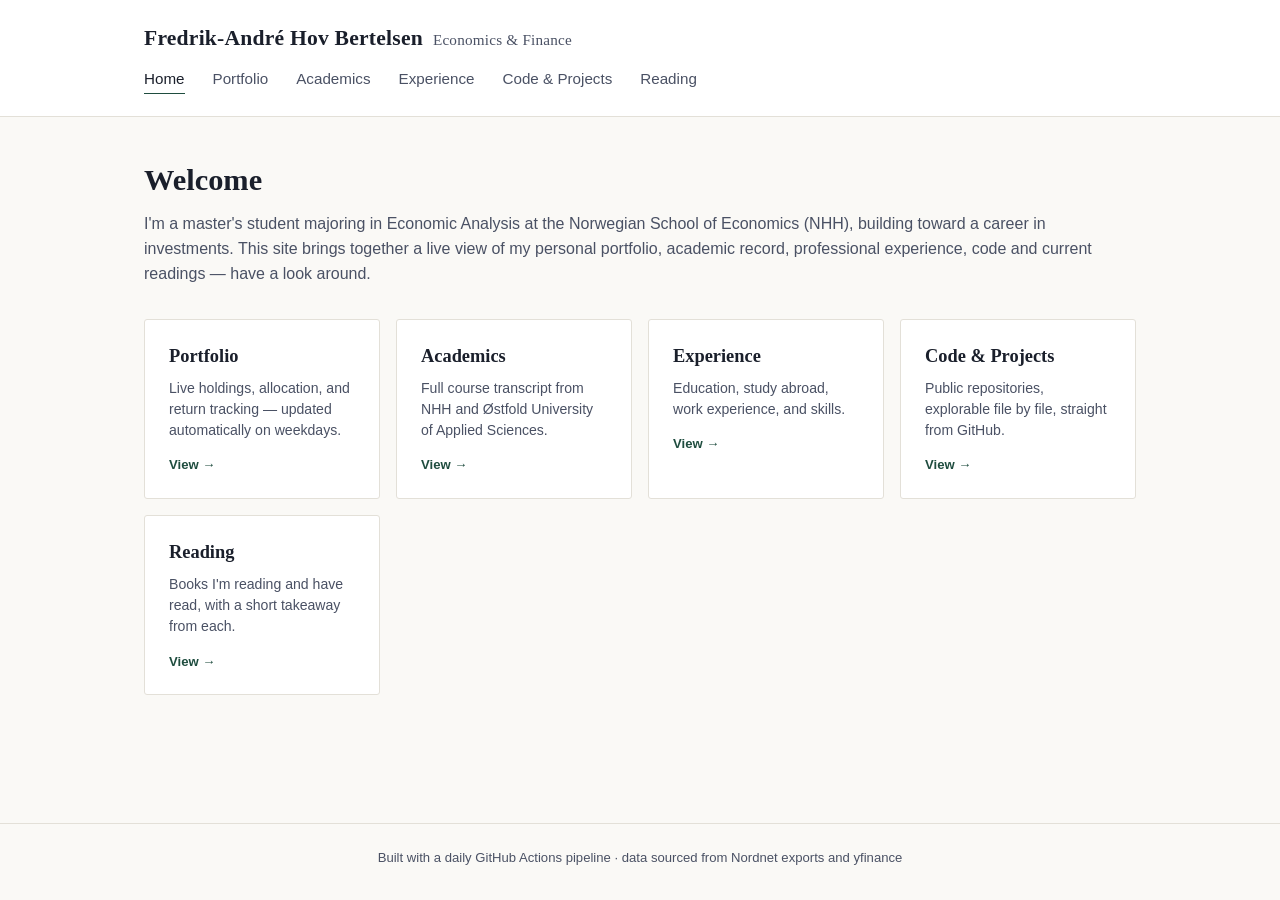
<file: docs/index.html>
<!DOCTYPE html>
<html lang="en">
<head>
<meta charset="UTF-8">
<meta name="viewport" content="width=device-width, initial-scale=1.0">
<title>Fredrik-André Hov Bertelsen</title>
<link rel="stylesheet" href="style.css">
</head>
<body>
<header class="site-header">
  <div class="inner">
    <a class="site-title" href="index.html">Fredrik-André Hov Bertelsen<span>Economics &amp; Finance</span></a>
    <nav class="site-nav">
      <a href="index.html" class="active">Home</a>
      <a href="portfolio.html">Portfolio</a>
      <a href="academics.html">Academics</a>
      <a href="experience.html">Experience</a>
      <a href="projects.html">Code &amp; Projects</a>
      <a href="reading.html">Reading</a>
    </nav>
  </div>
</header>

<main>
  <h1>Welcome</h1>
  <p class="subtitle">I'm a master's student majoring in Economic Analysis at the Norwegian School of Economics (NHH),
    building toward a career in investments. This site brings together a live view of my personal
    portfolio, academic record, professional experience, code and current readings — have a look around.</p>

  <div class="nav-cards">
    <a class="nav-card" href="portfolio.html">
      <div class="nav-card-title">Portfolio</div>
      <div class="nav-card-desc">Live holdings, allocation, and return tracking — updated automatically on weekdays.</div>
      <div class="nav-card-arrow">View →</div>
    </a>
    <a class="nav-card" href="academics.html">
      <div class="nav-card-title">Academics</div>
      <div class="nav-card-desc">Full course transcript from NHH and Østfold University of Applied Sciences.</div>
      <div class="nav-card-arrow">View →</div>
    </a>
    <a class="nav-card" href="experience.html">
      <div class="nav-card-title">Experience</div>
      <div class="nav-card-desc">Education, study abroad, work experience, and skills.</div>
      <div class="nav-card-arrow">View →</div>
    </a>
    <a class="nav-card" href="projects.html">
      <div class="nav-card-title">Code &amp; Projects</div>
      <div class="nav-card-desc">Public repositories, explorable file by file, straight from GitHub.</div>
      <div class="nav-card-arrow">View →</div>
    </a>
    <a class="nav-card" href="reading.html">
      <div class="nav-card-title">Reading</div>
      <div class="nav-card-desc">Books I'm reading and have read, with a short takeaway from each.</div>
      <div class="nav-card-arrow">View →</div>
    </a>
  </div>
</main>

<footer>Built with a daily GitHub Actions pipeline · data sourced from Nordnet exports and yfinance</footer>

</body>
</html>
</file>
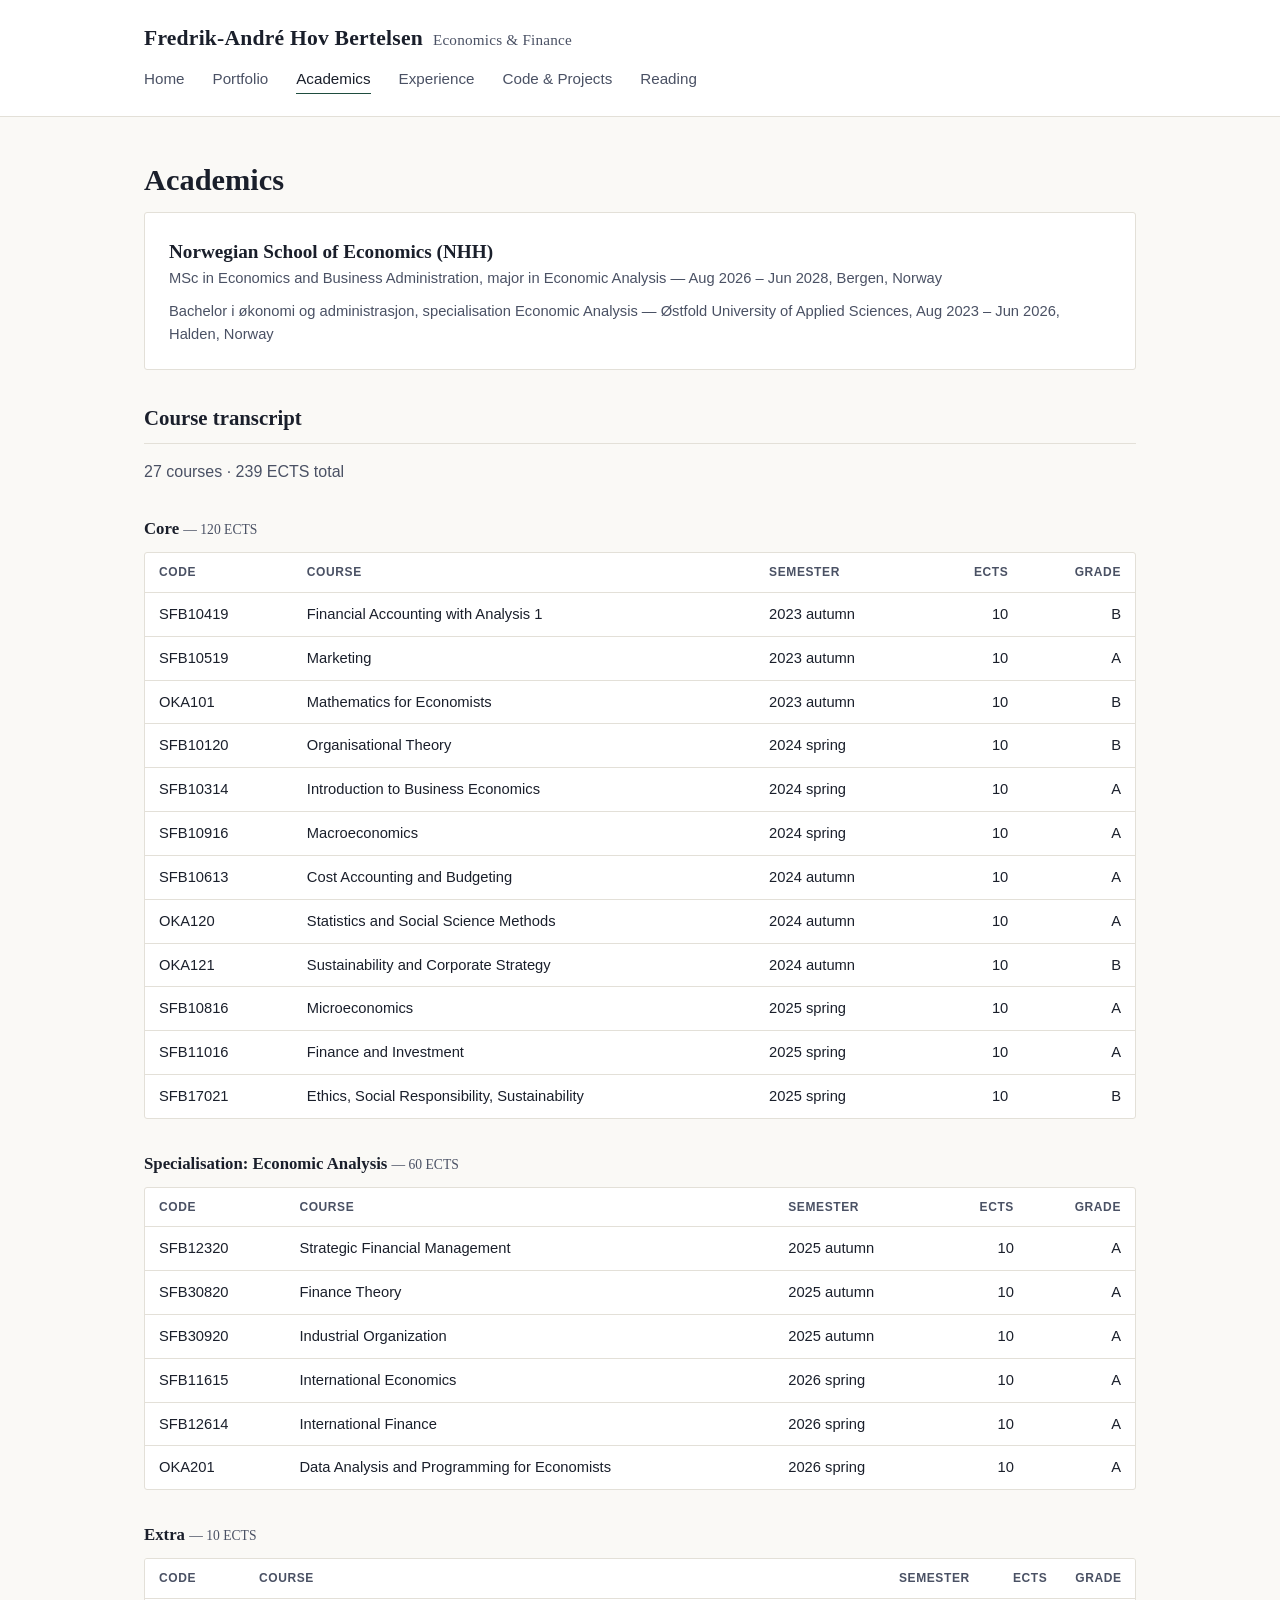
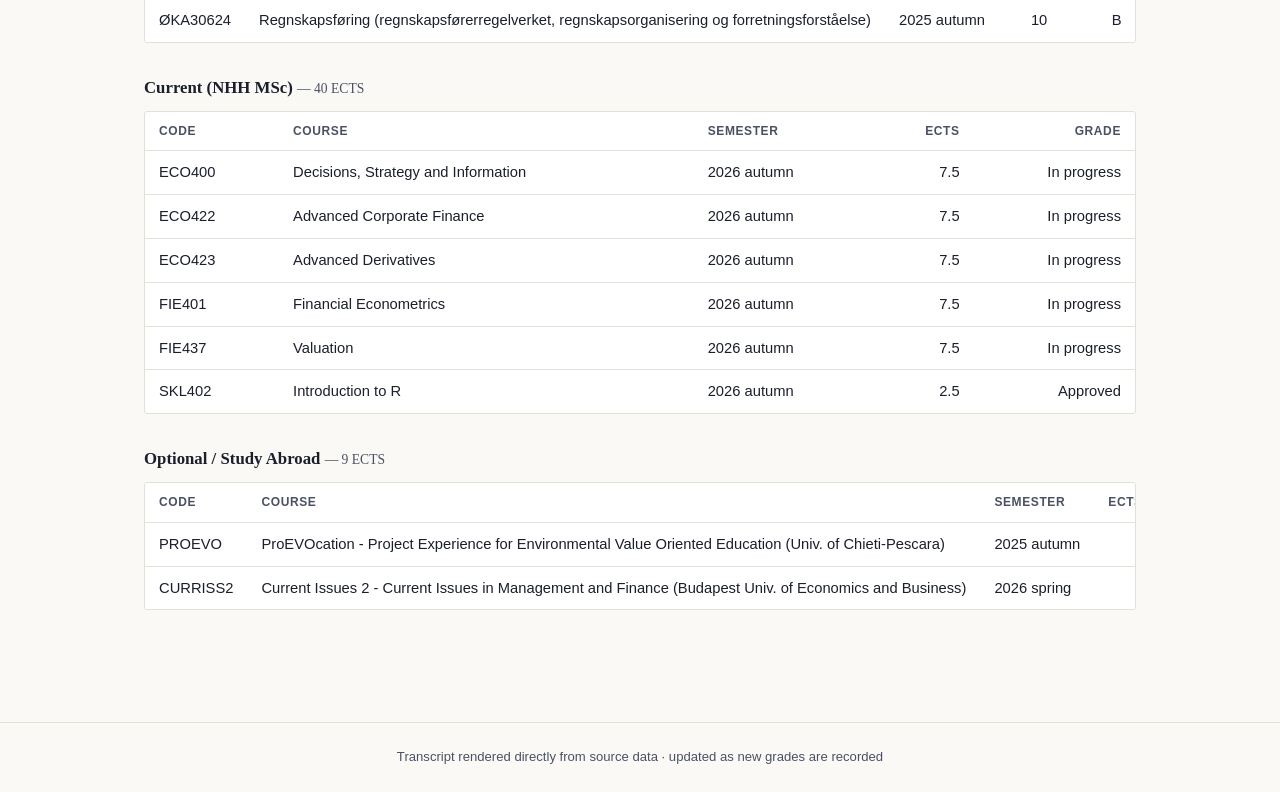
<file: docs/academics.html>
<!DOCTYPE html>
<html lang="en">
<head>
<meta charset="UTF-8">
<meta name="viewport" content="width=device-width, initial-scale=1.0">
<title>Academics — Fredrik-André Hov Bertelsen</title>
<link rel="stylesheet" href="style.css">
</head>
<body>
<header class="site-header">
  <div class="inner">
    <a class="site-title" href="index.html">Fredrik-André Hov Bertelsen<span>Economics &amp; Finance</span></a>
    <nav class="site-nav">
      <a href="index.html">Home</a>
      <a href="portfolio.html">Portfolio</a>
      <a href="academics.html" class="active">Academics</a>
      <a href="experience.html">Experience</a>
      <a href="projects.html">Code &amp; Projects</a>
      <a href="reading.html">Reading</a>
    </nav>
  </div>
</header>

<main>
  <h1>Academics</h1>

  <div class="degree-header card" style="margin-bottom:32px;">
    <div class="school">Norwegian School of Economics (NHH)</div>
    <div class="detail">MSc in Economics and Business Administration, major in Economic Analysis — Aug 2026 – Jun 2028, Bergen, Norway</div>
    <div class="detail" style="margin-top:10px;">Bachelor i økonomi og administrasjon, specialisation Economic Analysis — Østfold University of Applied Sciences, Aug 2023 – Jun 2026, Halden, Norway</div>
  </div>

  <h2>Course transcript</h2>
  <p class="subtitle" id="total-ects"></p>
  <div id="course-groups"></div>

</main>

<footer>Transcript rendered directly from source data · updated as new grades are recorded</footer>

<script src="script.js"></script>
<script>renderAcademicsPage();</script>
</body>
</html>
</file>
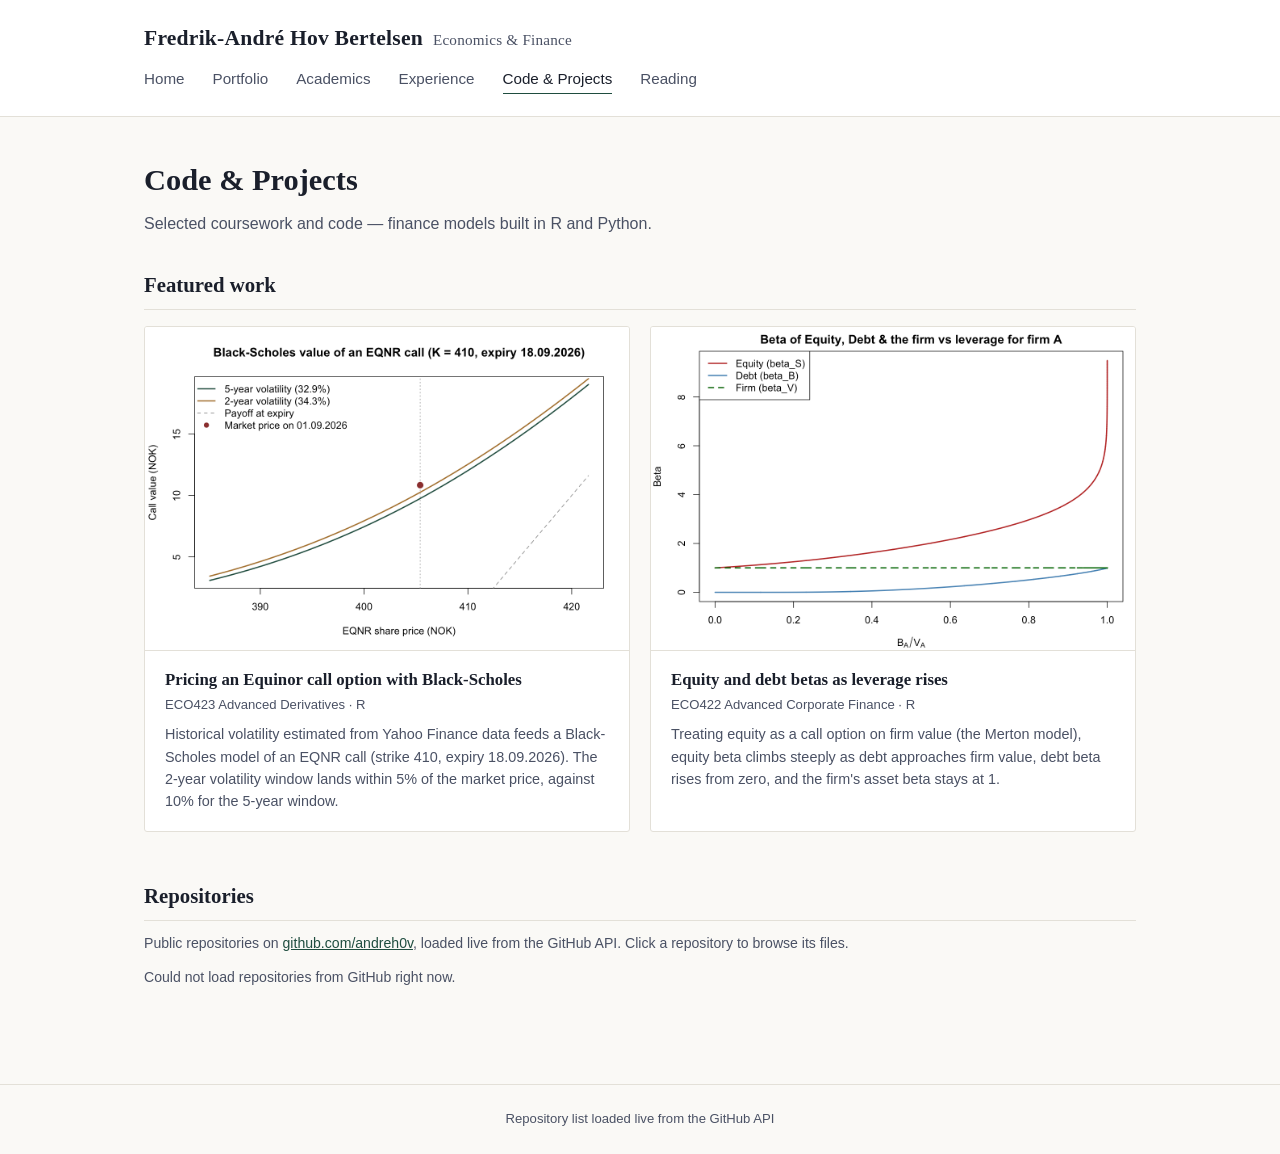
<file: docs/projects.html>
<!DOCTYPE html>
<html lang="en">
<head>
<meta charset="UTF-8">
<meta name="viewport" content="width=device-width, initial-scale=1.0">
<title>Code &amp; Projects — Fredrik-André Hov Bertelsen</title>
<link rel="stylesheet" href="style.css">
</head>
<body>
<header class="site-header">
  <div class="inner">
    <a class="site-title" href="index.html">Fredrik-André Hov Bertelsen<span>Economics &amp; Finance</span></a>
    <nav class="site-nav">
      <a href="index.html">Home</a>
      <a href="portfolio.html">Portfolio</a>
      <a href="academics.html">Academics</a>
      <a href="experience.html">Experience</a>
      <a href="projects.html" class="active">Code &amp; Projects</a>
      <a href="reading.html">Reading</a>
    </nav>
  </div>
</header>

<main>
  <h1>Code &amp; Projects</h1>
  <p class="subtitle">Selected coursework and code — finance models built in R and Python.</p>
  <h2>Featured work</h2>
  <div class="featured">
    <figure class="feature-card">
      <a href="img/eco423-black-scholes-eqnr.png" target="_blank" rel="noopener"><img src="img/eco423-black-scholes-eqnr.png" alt="Black-Scholes value of an EQNR call option against the share price, under 5-year and 2-year historical volatility, with the market price marked"></a>
      <figcaption>
        <div class="feature-title">Pricing an Equinor call option with Black-Scholes</div>
        <div class="meta">ECO423 Advanced Derivatives · R</div>
        <p>Historical volatility estimated from Yahoo Finance data feeds a Black-Scholes model of an EQNR call (strike 410, expiry 18.09.2026). The 2-year volatility window lands within 5% of the market price, against 10% for the 5-year window.</p>
      </figcaption>
    </figure>
    <figure class="feature-card">
      <a href="img/eco422-beta-vs-leverage.png" target="_blank" rel="noopener"><img src="img/eco422-beta-vs-leverage.png" alt="Equity, debt and firm beta plotted against leverage under the Merton model"></a>
      <figcaption>
        <div class="feature-title">Equity and debt betas as leverage rises</div>
        <div class="meta">ECO422 Advanced Corporate Finance · R</div>
        <p>Treating equity as a call option on firm value (the Merton model), equity beta climbs steeply as debt approaches firm value, debt beta rises from zero, and the firm's asset beta stays at 1.</p>
      </figcaption>
    </figure>
  </div>

  <h2>Repositories</h2>
  <p class="section-note">Public repositories on <a href="https://github.com/andreh0v" target="_blank" rel="noopener">github.com/andreh0v</a>, loaded live from the GitHub API. Click a repository to browse its files.</p>
  <div id="repo-list"></div>
</main>

<footer>Repository list loaded live from the GitHub API</footer>

<script src="script.js"></script>
<script>renderProjectsPage();</script>
</body>
</html>
</file>
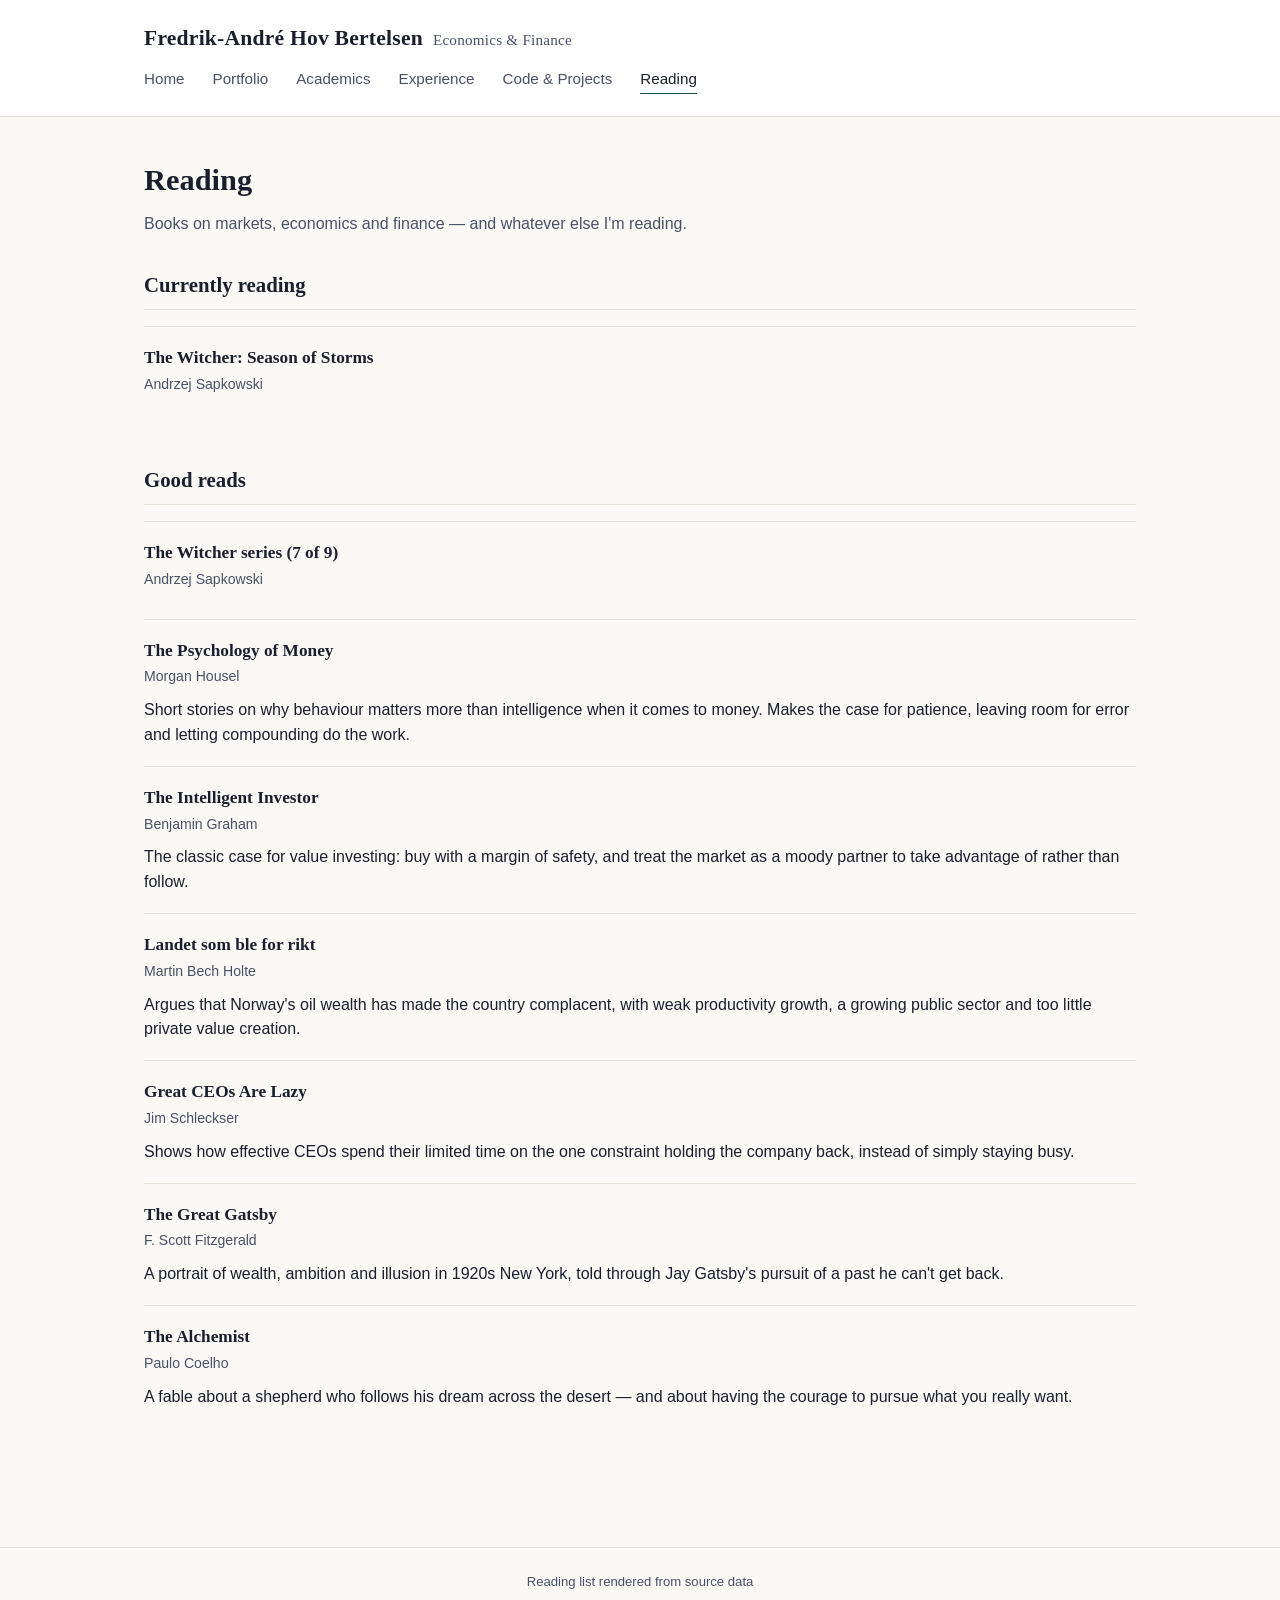
<file: docs/reading.html>
<!DOCTYPE html>
<html lang="en">
<head>
<meta charset="UTF-8">
<meta name="viewport" content="width=device-width, initial-scale=1.0">
<title>Great reads — Fredrik-André Hov Bertelsen</title>
<link rel="stylesheet" href="style.css">
</head>
<body>
<header class="site-header">
  <div class="inner">
    <a class="site-title" href="index.html">Fredrik-André Hov Bertelsen<span>Economics &amp; Finance</span></a>
    <nav class="site-nav">
      <a href="index.html">Home</a>
      <a href="portfolio.html">Portfolio</a>
      <a href="academics.html">Academics</a>
      <a href="experience.html">Experience</a>
      <a href="projects.html">Code &amp; Projects</a>
      <a href="reading.html" class="active">Reading</a>
    </nav>
  </div>
</header>

<main>
  <h1>Reading</h1>
  <p class="subtitle">Books on markets, economics and finance — and whatever else I'm reading.</p>
  <div id="reading-root"></div>
</main>

<footer>Reading list rendered from source data</footer>

<script src="script.js"></script>
<script>renderReadingPage();</script>
</body>
</html>
</file>
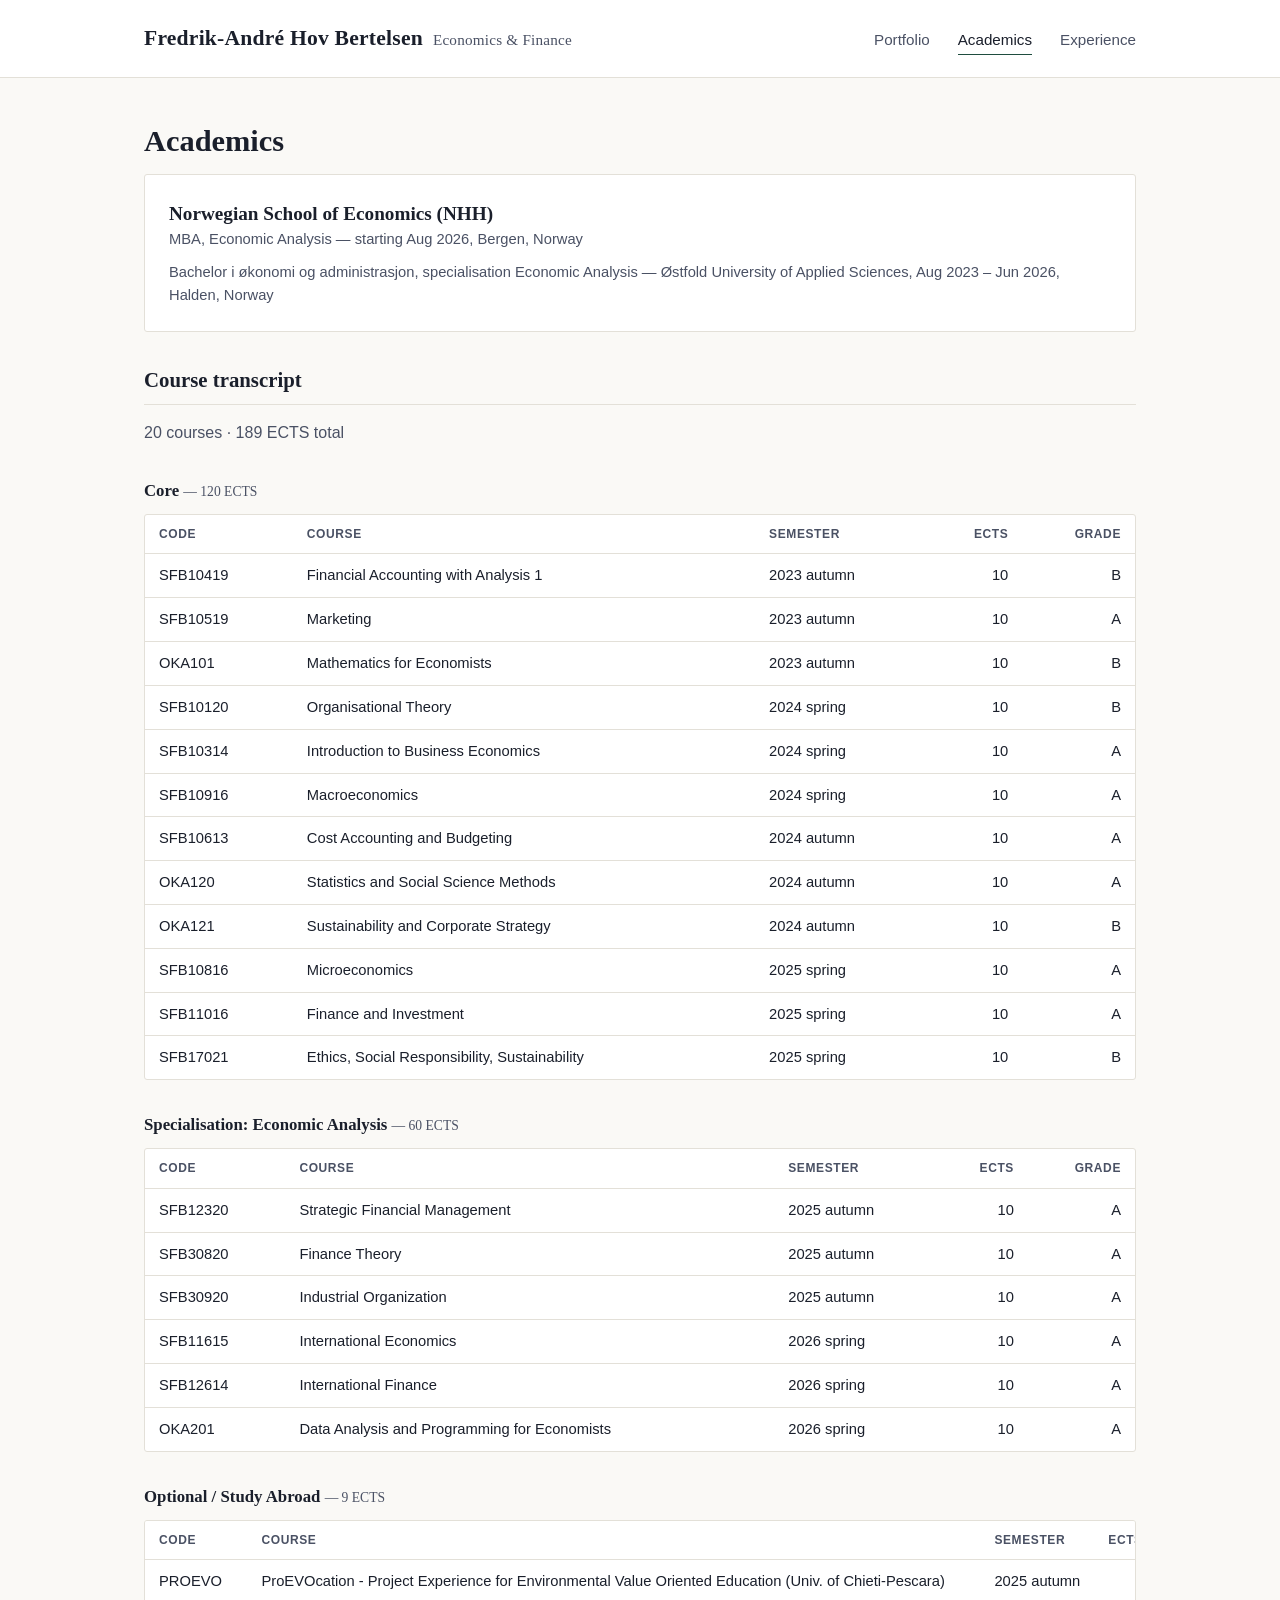
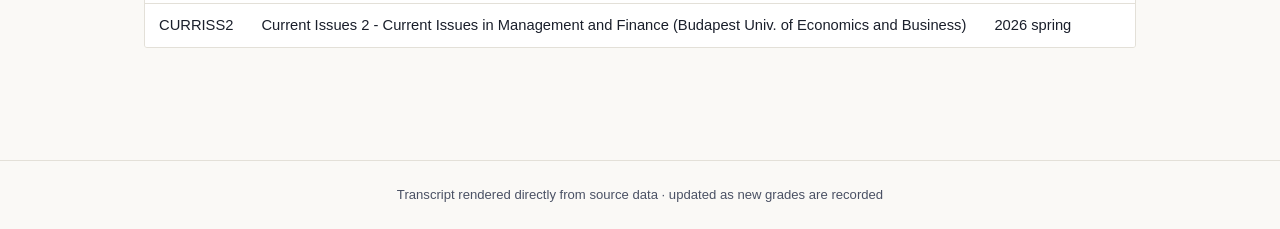
<file: site/academics.html>
<!DOCTYPE html>
<html lang="en">
<head>
<meta charset="UTF-8">
<meta name="viewport" content="width=device-width, initial-scale=1.0">
<title>Academics — Fredrik-André Hov Bertelsen</title>
<link rel="stylesheet" href="style.css">
</head>
<body>
<header class="site-header">
  <div class="inner">
    <a class="site-title" href="index.html">Fredrik-André Hov Bertelsen<span>Economics &amp; Finance</span></a>
    <nav class="site-nav">
      <a href="index.html">Portfolio</a>
      <a href="academics.html" class="active">Academics</a>
      <a href="experience.html">Experience</a>
    </nav>
  </div>
</header>

<main>
  <h1>Academics</h1>

  <div class="degree-header card" style="margin-bottom:32px;">
    <div class="school">Norwegian School of Economics (NHH)</div>
    <div class="detail">MBA, Economic Analysis — starting Aug 2026, Bergen, Norway</div>
    <div class="detail" style="margin-top:10px;">Bachelor i økonomi og administrasjon, specialisation Economic Analysis — Østfold University of Applied Sciences, Aug 2023 – Jun 2026, Halden, Norway</div>
  </div>

  <h2>Course transcript</h2>
  <p class="subtitle" id="total-ects"></p>
  <div id="course-groups"></div>

</main>

<footer>Transcript rendered directly from source data · updated as new grades are recorded</footer>

<script src="script.js"></script>
<script>renderAcademicsPage();</script>
</body>
</html>
</file>
<file: docs/style.css>
:root {
  --ink: #1a1f2b;
  --ink-soft: #4a5164;
  --paper: #faf9f6;
  --paper-raised: #ffffff;
  --line: #e3e0d8;
  --accent: #1f4d3f;
  --accent-soft: #dce8e2;
  --gain: #1f4d3f;
  --loss: #8a2e2e;
  --flag: #a3702c;
  --serif: "Iowan Old Style", "Palatino Linotype", Palatino, Georgia, serif;
  --sans: -apple-system, BlinkMacSystemFont, "Segoe UI", Helvetica, Arial, sans-serif;
}

* { box-sizing: border-box; }

html, body {
  margin: 0;
  padding: 0;
  background: var(--paper);
  color: var(--ink);
  font-family: var(--sans);
}

body {
  font-size: 16px;
  line-height: 1.55;
}

a { color: var(--accent); }

.site-header {
  border-bottom: 1px solid var(--line);
  background: var(--paper-raised);
}

.site-header .inner {
  max-width: 1040px;
  margin: 0 auto;
  padding: 22px 24px;
  display: flex;
  align-items: baseline;
  justify-content: space-between;
  flex-wrap: wrap;
  gap: 12px;
}

.site-title {
  font-family: var(--serif);
  font-size: 1.35rem;
  font-weight: 600;
  letter-spacing: 0.01em;
  color: var(--ink);
  text-decoration: none;
}

.site-title span {
  color: var(--ink-soft);
  font-weight: 400;
  font-size: 0.95rem;
  margin-left: 10px;
}

nav.site-nav {
  display: flex;
  gap: 28px;
}

nav.site-nav a {
  color: var(--ink-soft);
  text-decoration: none;
  font-size: 0.95rem;
  padding-bottom: 2px;
  border-bottom: 1px solid transparent;
}

nav.site-nav a:hover,
nav.site-nav a.active {
  color: var(--ink);
  border-bottom-color: var(--accent);
}

main {
  max-width: 1040px;
  margin: 0 auto;
  padding: 40px 24px 80px;
}

h1 {
  font-family: var(--serif);
  font-size: 1.9rem;
  font-weight: 600;
  margin: 0 0 8px;
}

h2 {
  font-family: var(--serif);
  font-size: 1.3rem;
  font-weight: 600;
  margin: 48px 0 16px;
  padding-bottom: 8px;
  border-bottom: 1px solid var(--line);
}

h2:first-of-type { margin-top: 0; }

.subtitle {
  color: var(--ink-soft);
  font-size: 1rem;
  margin: 0 0 32px;
}

.card {
  background: var(--paper-raised);
  border: 1px solid var(--line);
  border-radius: 3px;
  padding: 24px;
}

.summary-row {
  display: grid;
  grid-template-columns: repeat(auto-fit, minmax(180px, 1fr));
  gap: 1px;
  background: var(--line);
  border: 1px solid var(--line);
  border-radius: 3px;
  overflow: hidden;
  margin-bottom: 32px;
}

.summary-cell {
  background: var(--paper-raised);
  padding: 18px 20px;
}

.summary-cell .label {
  font-size: 0.78rem;
  text-transform: uppercase;
  letter-spacing: 0.06em;
  color: var(--ink-soft);
  margin-bottom: 6px;
}

.summary-cell .value {
  font-family: var(--serif);
  font-size: 1.5rem;
  font-weight: 600;
}

.value.gain { color: var(--gain); }
.value.loss { color: var(--loss); }

.chart-wrap {
  background: var(--paper-raised);
  border: 1px solid var(--line);
  border-radius: 3px;
  padding: 24px;
  margin-bottom: 32px;
}

.chart-wrap canvas { max-height: 340px; }

.chart-grid {
  display: grid;
  grid-template-columns: 1.4fr 1fr;
  gap: 24px;
  align-items: start;
}

@media (max-width: 760px) {
  .chart-grid { grid-template-columns: 1fr; }
}

table {
  width: 100%;
  border-collapse: collapse;
  font-size: 0.92rem;
}

th, td {
  text-align: left;
  padding: 10px 14px;
  border-bottom: 1px solid var(--line);
  white-space: nowrap;
}

th {
  font-size: 0.75rem;
  text-transform: uppercase;
  letter-spacing: 0.05em;
  color: var(--ink-soft);
  font-weight: 600;
}

td.num, th.num { text-align: right; font-variant-numeric: tabular-nums; }

tr:last-child td { border-bottom: none; }

.table-scroll {
  overflow-x: auto;
  background: var(--paper-raised);
  border: 1px solid var(--line);
  border-radius: 3px;
}

.badge {
  display: inline-block;
  font-size: 0.68rem;
  text-transform: uppercase;
  letter-spacing: 0.04em;
  padding: 2px 7px;
  border-radius: 10px;
  background: #efe6d3;
  color: var(--flag);
  margin-left: 8px;
  white-space: nowrap;
}

.section-note {
  color: var(--ink-soft);
  font-size: 0.88rem;
  margin: -4px 0 16px;
}

.cash-section {
  border-top: 3px double var(--line);
  padding-top: 8px;
}

.bsu-note {
  background: var(--accent-soft);
  border: 1px solid var(--line);
  border-radius: 3px;
  padding: 16px 20px;
  font-size: 0.9rem;
  color: var(--ink-soft);
  margin-top: 16px;
}

.bsu-note strong { color: var(--ink); }

/* Academics */
.category-group { margin-bottom: 32px; }

.category-title {
  font-family: var(--serif);
  font-size: 1.05rem;
  font-weight: 600;
  margin-bottom: 10px;
}

.ects-total {
  color: var(--ink-soft);
  font-size: 0.85rem;
  font-weight: 400;
}

.degree-header {
  margin-bottom: 8px;
}

.degree-header .school {
  font-family: var(--serif);
  font-size: 1.2rem;
  font-weight: 600;
}

.degree-header .detail {
  color: var(--ink-soft);
  font-size: 0.92rem;
}

/* Experience timeline */
.timeline-section { margin-bottom: 40px; }

.timeline-item {
  padding: 18px 0;
  border-top: 1px solid var(--line);
}

.timeline-item:first-child { border-top: none; }

.timeline-item .role {
  font-family: var(--serif);
  font-size: 1.08rem;
  font-weight: 600;
}

.timeline-item .meta {
  color: var(--ink-soft);
  font-size: 0.88rem;
  margin: 2px 0 10px;
}

.timeline-item ul {
  margin: 0;
  padding-left: 20px;
}

.timeline-item li { margin-bottom: 4px; }

.contact-line {
  color: var(--ink-soft);
  font-size: 0.95rem;
  margin-bottom: 40px;
}

.contact-line a { text-decoration: none; }

footer {
  border-top: 1px solid var(--line);
  padding: 24px;
  text-align: center;
  color: var(--ink-soft);
  font-size: 0.82rem;
}

/* Home page */
.nav-cards {
  display: grid;
  grid-template-columns: repeat(auto-fit, minmax(220px, 1fr));
  gap: 16px;
  margin: 32px 0 48px;
}

.nav-card {
  display: block;
  background: var(--paper-raised);
  border: 1px solid var(--line);
  border-radius: 3px;
  padding: 22px 24px;
  text-decoration: none;
  color: var(--ink);
  transition: border-color 0.15s ease, transform 0.15s ease;
}

.nav-card:hover {
  border-color: var(--accent);
  transform: translateY(-1px);
}

.nav-card-title {
  font-family: var(--serif);
  font-size: 1.15rem;
  font-weight: 600;
  margin-bottom: 8px;
}

.nav-card-desc {
  color: var(--ink-soft);
  font-size: 0.88rem;
  line-height: 1.5;
}

.nav-card-arrow {
  color: var(--accent);
  font-size: 0.82rem;
  margin-top: 14px;
  font-weight: 600;
}

/* GitHub repo explorer */
.repo-card {
  background: var(--paper-raised);
  border: 1px solid var(--line);
  border-radius: 3px;
  margin-bottom: 12px;
  overflow: hidden;
}

.repo-header {
  display: flex;
  align-items: baseline;
  justify-content: space-between;
  gap: 12px;
  padding: 16px 20px;
  cursor: pointer;
  flex-wrap: wrap;
}

.repo-header:hover { background: var(--accent-soft); }

.repo-name {
  font-family: var(--serif);
  font-size: 1.05rem;
  font-weight: 600;
}

.repo-name .fork-badge {
  font-family: var(--sans);
  font-size: 0.68rem;
  text-transform: uppercase;
  letter-spacing: 0.04em;
  color: var(--ink-soft);
  border: 1px solid var(--line);
  border-radius: 10px;
  padding: 1px 7px;
  margin-left: 8px;
  vertical-align: middle;
}

.repo-desc {
  color: var(--ink-soft);
  font-size: 0.85rem;
  margin-top: 4px;
}

.repo-meta {
  color: var(--ink-soft);
  font-size: 0.8rem;
  white-space: nowrap;
}

.repo-tree {
  border-top: 1px solid var(--line);
  padding: 8px 20px 16px;
  display: none;
}

.repo-tree.open { display: block; }

.tree-node { margin: 0; }

.tree-entry {
  display: flex;
  align-items: center;
  gap: 8px;
  padding: 5px 4px;
  font-size: 0.88rem;
  cursor: pointer;
  border-radius: 2px;
}

.tree-entry:hover { background: var(--accent-soft); }

.tree-entry.file { cursor: default; }
.tree-entry.file:hover { background: none; }

.tree-entry a {
  color: var(--ink);
  text-decoration: none;
}

.tree-entry a:hover { text-decoration: underline; }

.tree-children {
  margin-left: 18px;
  border-left: 1px solid var(--line);
  padding-left: 10px;
}

.tree-loading, .tree-empty {
  color: var(--ink-soft);
  font-size: 0.82rem;
  padding: 4px;
}

tr.account-row td {
  background: var(--accent-soft);
  font-family: var(--serif);
  font-weight: 600;
}

details.fold summary {
  cursor: pointer;
  color: var(--accent);
}

details.fold[open] summary { margin-bottom: 8px; }

details.fold p {
  margin: 0 0 10px;
  color: var(--ink-soft);
  font-size: 0.92rem;
  line-height: 1.6;
}

li.fold-item {
  list-style: none;
  margin-left: -1.05em;
}

.timeline-item .item-desc {
  margin: 0 0 10px;
  font-size: 0.95rem;
}

/* Featured work (Code & Projects) */
.featured {
  display: grid;
  grid-template-columns: repeat(auto-fit, minmax(300px, 1fr));
  gap: 20px;
  margin-bottom: 16px;
}

.feature-card {
  margin: 0;
  background: var(--paper-raised);
  border: 1px solid var(--line);
  border-radius: 3px;
  overflow: hidden;
}

.feature-card img {
  display: block;
  width: 100%;
  height: auto;
  border-bottom: 1px solid var(--line);
}

.feature-card figcaption { padding: 16px 20px 18px; }

.feature-title {
  font-family: var(--serif);
  font-size: 1.05rem;
  font-weight: 600;
}

.feature-card .meta {
  color: var(--ink-soft);
  font-size: 0.82rem;
  margin: 2px 0 8px;
}

.feature-card p {
  margin: 0;
  font-size: 0.9rem;
  color: var(--ink-soft);
}
</file>
<file: site/style.css>
:root {
  --ink: #1a1f2b;
  --ink-soft: #4a5164;
  --paper: #faf9f6;
  --paper-raised: #ffffff;
  --line: #e3e0d8;
  --accent: #1f4d3f;
  --accent-soft: #dce8e2;
  --gain: #1f4d3f;
  --loss: #8a2e2e;
  --flag: #a3702c;
  --serif: "Iowan Old Style", "Palatino Linotype", Palatino, Georgia, serif;
  --sans: -apple-system, BlinkMacSystemFont, "Segoe UI", Helvetica, Arial, sans-serif;
}

* { box-sizing: border-box; }

html, body {
  margin: 0;
  padding: 0;
  background: var(--paper);
  color: var(--ink);
  font-family: var(--sans);
}

body {
  font-size: 16px;
  line-height: 1.55;
}

a { color: var(--accent); }

.site-header {
  border-bottom: 1px solid var(--line);
  background: var(--paper-raised);
}

.site-header .inner {
  max-width: 1040px;
  margin: 0 auto;
  padding: 22px 24px;
  display: flex;
  align-items: baseline;
  justify-content: space-between;
  flex-wrap: wrap;
  gap: 12px;
}

.site-title {
  font-family: var(--serif);
  font-size: 1.35rem;
  font-weight: 600;
  letter-spacing: 0.01em;
  color: var(--ink);
  text-decoration: none;
}

.site-title span {
  color: var(--ink-soft);
  font-weight: 400;
  font-size: 0.95rem;
  margin-left: 10px;
}

nav.site-nav {
  display: flex;
  gap: 28px;
}

nav.site-nav a {
  color: var(--ink-soft);
  text-decoration: none;
  font-size: 0.95rem;
  padding-bottom: 2px;
  border-bottom: 1px solid transparent;
}

nav.site-nav a:hover,
nav.site-nav a.active {
  color: var(--ink);
  border-bottom-color: var(--accent);
}

main {
  max-width: 1040px;
  margin: 0 auto;
  padding: 40px 24px 80px;
}

h1 {
  font-family: var(--serif);
  font-size: 1.9rem;
  font-weight: 600;
  margin: 0 0 8px;
}

h2 {
  font-family: var(--serif);
  font-size: 1.3rem;
  font-weight: 600;
  margin: 48px 0 16px;
  padding-bottom: 8px;
  border-bottom: 1px solid var(--line);
}

h2:first-of-type { margin-top: 0; }

.subtitle {
  color: var(--ink-soft);
  font-size: 1rem;
  margin: 0 0 32px;
}

.card {
  background: var(--paper-raised);
  border: 1px solid var(--line);
  border-radius: 3px;
  padding: 24px;
}

.summary-row {
  display: grid;
  grid-template-columns: repeat(auto-fit, minmax(180px, 1fr));
  gap: 1px;
  background: var(--line);
  border: 1px solid var(--line);
  border-radius: 3px;
  overflow: hidden;
  margin-bottom: 32px;
}

.summary-cell {
  background: var(--paper-raised);
  padding: 18px 20px;
}

.summary-cell .label {
  font-size: 0.78rem;
  text-transform: uppercase;
  letter-spacing: 0.06em;
  color: var(--ink-soft);
  margin-bottom: 6px;
}

.summary-cell .value {
  font-family: var(--serif);
  font-size: 1.5rem;
  font-weight: 600;
}

.value.gain { color: var(--gain); }
.value.loss { color: var(--loss); }

.chart-wrap {
  background: var(--paper-raised);
  border: 1px solid var(--line);
  border-radius: 3px;
  padding: 24px;
  margin-bottom: 32px;
}

.chart-wrap canvas { max-height: 340px; }

.chart-grid {
  display: grid;
  grid-template-columns: 1.4fr 1fr;
  gap: 24px;
}

@media (max-width: 760px) {
  .chart-grid { grid-template-columns: 1fr; }
}

table {
  width: 100%;
  border-collapse: collapse;
  font-size: 0.92rem;
}

th, td {
  text-align: left;
  padding: 10px 14px;
  border-bottom: 1px solid var(--line);
  white-space: nowrap;
}

th {
  font-size: 0.75rem;
  text-transform: uppercase;
  letter-spacing: 0.05em;
  color: var(--ink-soft);
  font-weight: 600;
}

td.num, th.num { text-align: right; font-variant-numeric: tabular-nums; }

tr:last-child td { border-bottom: none; }

.table-scroll {
  overflow-x: auto;
  background: var(--paper-raised);
  border: 1px solid var(--line);
  border-radius: 3px;
}

.badge {
  display: inline-block;
  font-size: 0.68rem;
  text-transform: uppercase;
  letter-spacing: 0.04em;
  padding: 2px 7px;
  border-radius: 10px;
  background: #efe6d3;
  color: var(--flag);
  margin-left: 8px;
  white-space: nowrap;
}

.section-note {
  color: var(--ink-soft);
  font-size: 0.88rem;
  margin: -4px 0 16px;
}

.cash-section {
  border-top: 3px double var(--line);
  padding-top: 8px;
}

.bsu-note {
  background: var(--accent-soft);
  border: 1px solid var(--line);
  border-radius: 3px;
  padding: 16px 20px;
  font-size: 0.9rem;
  color: var(--ink-soft);
  margin-top: 16px;
}

.bsu-note strong { color: var(--ink); }

/* Academics */
.category-group { margin-bottom: 32px; }

.category-title {
  font-family: var(--serif);
  font-size: 1.05rem;
  font-weight: 600;
  margin-bottom: 10px;
}

.ects-total {
  color: var(--ink-soft);
  font-size: 0.85rem;
  font-weight: 400;
}

.degree-header {
  margin-bottom: 8px;
}

.degree-header .school {
  font-family: var(--serif);
  font-size: 1.2rem;
  font-weight: 600;
}

.degree-header .detail {
  color: var(--ink-soft);
  font-size: 0.92rem;
}

/* Experience timeline */
.timeline-section { margin-bottom: 40px; }

.timeline-item {
  padding: 18px 0;
  border-top: 1px solid var(--line);
}

.timeline-item:first-child { border-top: none; }

.timeline-item .role {
  font-family: var(--serif);
  font-size: 1.08rem;
  font-weight: 600;
}

.timeline-item .meta {
  color: var(--ink-soft);
  font-size: 0.88rem;
  margin: 2px 0 10px;
}

.timeline-item ul {
  margin: 0;
  padding-left: 20px;
}

.timeline-item li { margin-bottom: 4px; }

.contact-line {
  color: var(--ink-soft);
  font-size: 0.95rem;
  margin-bottom: 40px;
}

.contact-line a { text-decoration: none; }

footer {
  border-top: 1px solid var(--line);
  padding: 24px;
  text-align: center;
  color: var(--ink-soft);
  font-size: 0.82rem;
}
</file>
